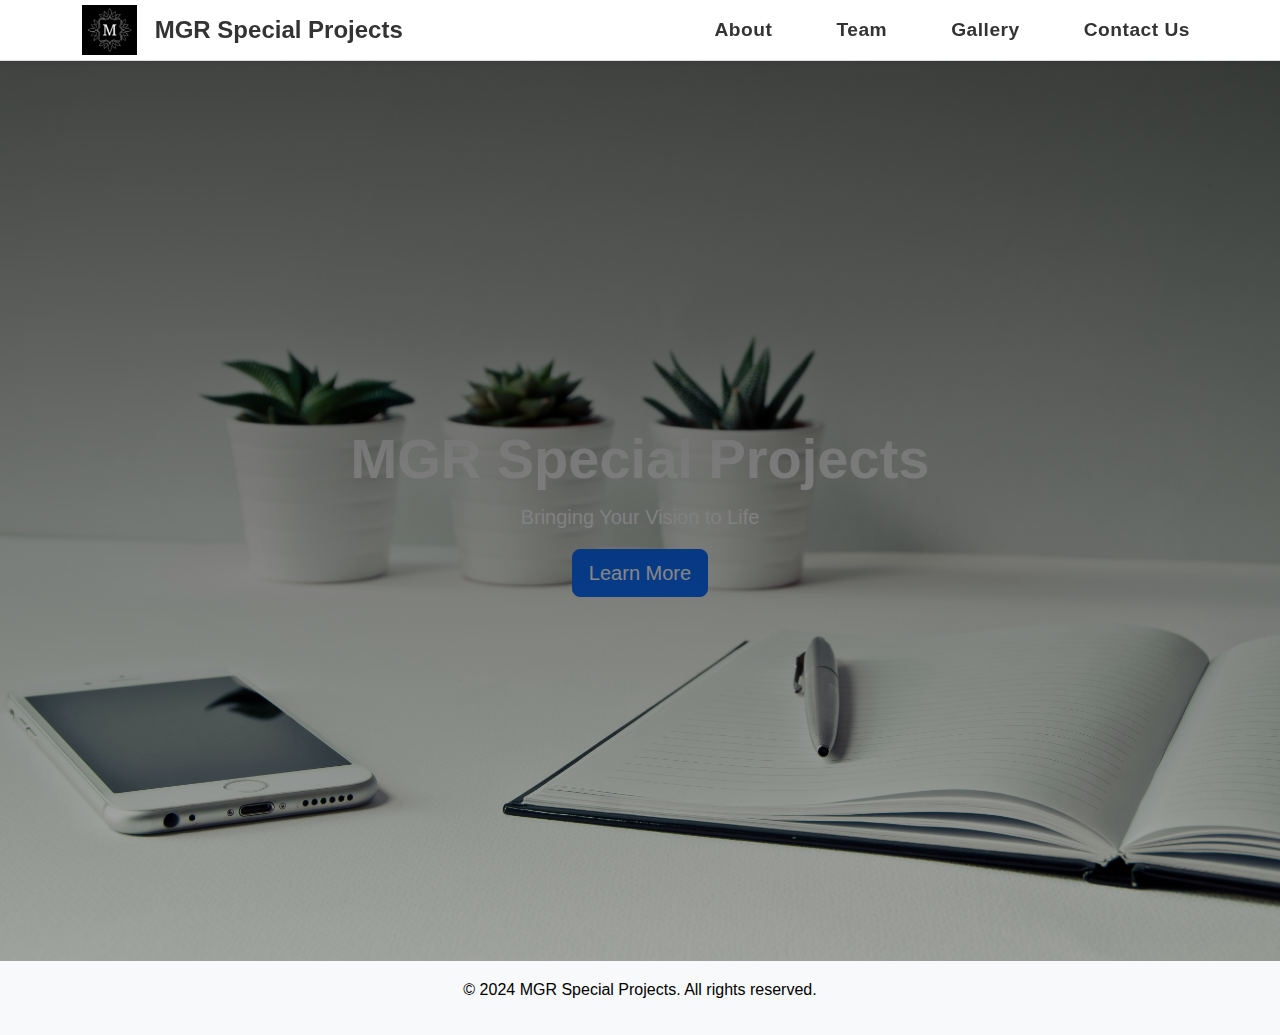
<file: index.html>
<!DOCTYPE html>
<html lang="en">
<head>
    <meta charset="UTF-8">
    <meta name="viewport" content="width=device-width, initial-scale=1.0">
    <title>Home | MGR Special Projects</title>
    <link href="https://cdn.jsdelivr.net/npm/bootstrap@5.3.0/dist/css/bootstrap.min.css" rel="stylesheet">
    <link rel="stylesheet" href="styles.css">
</head>
<body>
<!-- Navigation Bar -->
<nav class="navbar navbar-expand-lg navbar-light bg-white shadow-sm sticky-top">
    <div class="container">
        <!-- Logo and Company Name -->
        <a class="navbar-brand d-flex align-items-center" href="index.html">
            <img src="images/logo-resized-cropped.jpg" alt="MGR Logo" height="50">
            <span class="ms-2 company-name">MGR Special Projects</span>
        </a>
        <!-- Toggler for Mobile View -->
        <button class="navbar-toggler" type="button" data-bs-toggle="collapse" data-bs-target="#navbarNav" aria-controls="navbarNav" aria-expanded="false" aria-label="Toggle navigation">
            <span class="navbar-toggler-icon"></span>
        </button>
        <!-- Navigation Links -->
        <div class="collapse navbar-collapse" id="navbarNav">
            <ul class="navbar-nav ms-auto">
                <li class="nav-item"><a class="nav-link" href="about.html">About</a></li>
                <li class="nav-item"><a class="nav-link" href="team.html">Team</a></li>
                <li class="nav-item"><a class="nav-link" href="gallery.html">Gallery</a></li>
                <li class="nav-item"><a class="nav-link" href="contact.html">Contact Us</a></li>
            </ul>
        </div>
    </div>
</nav>

    <!-- Hero Section -->
    <div class="hero text-center bg-dark text-white d-flex align-items-center justify-content-center" style="height: 100vh; background: url('images/desk.jpg') center/cover;">
        <div>
            <h1 class="display-4 fw-bold">MGR Special Projects</h1>
            <p class="lead">Bringing Your Vision to Life</p>
            <a href="contact.html" class="btn btn-primary btn-lg">Learn More</a>
        </div>
    </div>

    <!-- Footer -->
    <footer class="bg-light text-center py-3">
        <p>&copy; 2024 MGR Special Projects. All rights reserved.</p>
    </footer>

    <script src="https://cdn.jsdelivr.net/npm/bootstrap@5.3.0/dist/js/bootstrap.bundle.min.js"></script>
</body>
</html>
</file>
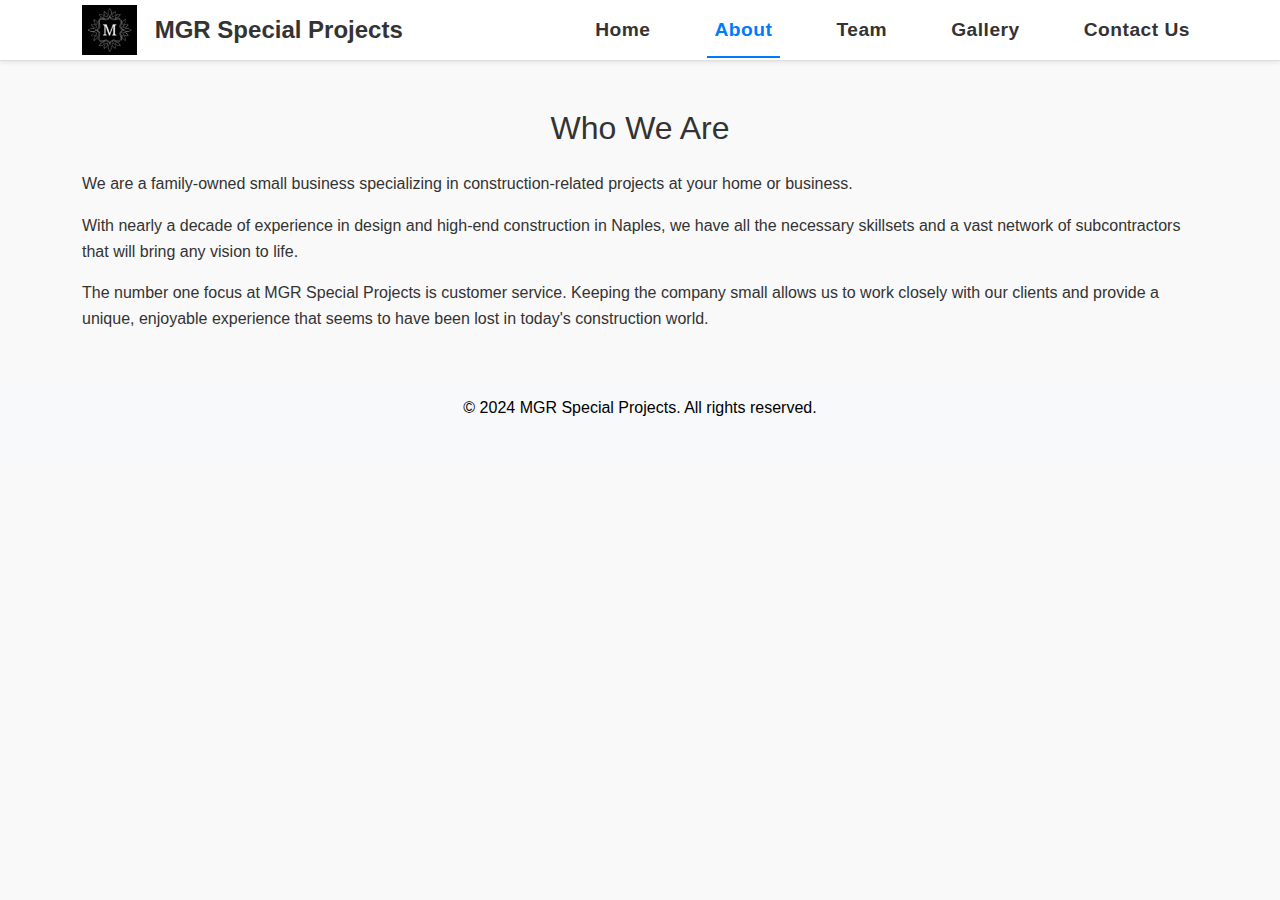
<file: about.html>
<!DOCTYPE html>
<html lang="en">
<head>
    <meta charset="UTF-8">
    <meta name="viewport" content="width=device-width, initial-scale=1.0">
    <title>About Us | MGR Special Projects</title>
    <link href="https://cdn.jsdelivr.net/npm/bootstrap@5.3.0/dist/css/bootstrap.min.css" rel="stylesheet">
    <link rel="stylesheet" href="styles.css">
</head>
<body>
<!-- Navigation Bar -->
<nav class="navbar navbar-expand-lg navbar-light bg-white shadow-sm sticky-top">
    <div class="container">
        <!-- Logo and Company Name -->
        <a class="navbar-brand d-flex align-items-center" href="index.html">
            <img src="images/logo-resized-cropped.jpg" alt="MGR Logo" height="50">
            <span class="ms-2 company-name">MGR Special Projects</span>
        </a>
        <!-- Toggler for Mobile View -->
        <button class="navbar-toggler" type="button" data-bs-toggle="collapse" data-bs-target="#navbarNav" aria-controls="navbarNav" aria-expanded="false" aria-label="Toggle navigation">
            <span class="navbar-toggler-icon"></span>
        </button>
        <!-- Navigation Links -->
        <div class="collapse navbar-collapse" id="navbarNav">
            <ul class="navbar-nav ms-auto">
                <li class="nav-item"><a class="nav-link" href="index.html">Home</a></li>
                <li class="nav-item"><a class="nav-link active" href="about.html">About</a></li>
                <li class="nav-item"><a class="nav-link" href="team.html">Team</a></li>
                <li class="nav-item"><a class="nav-link" href="gallery.html">Gallery</a></li>
                <li class="nav-item"><a class="nav-link" href="contact.html">Contact Us</a></li>
            </ul>
        </div>
    </div>
</nav>
    <!-- About Section -->
    <div class="container my-5">
        <h2 class="text-center">Who We Are</h2>
        <p class="mt-4">
            We are a family-owned small business specializing in construction-related projects at your home or business.
        </p>
        <p>With nearly a decade of experience in design and high-end construction in Naples, we have all the necessary skillsets and a vast network of subcontractors that will bring any vision to life.</p>
        <p>The number one focus at MGR Special Projects is customer service. Keeping the company small allows us to work closely with our clients and provide a unique, enjoyable experience that seems to have been lost in today's construction world.</p>
    </div>

    <!-- Footer -->
    <footer class="bg-light text-center py-3">
        <p>&copy; 2024 MGR Special Projects. All rights reserved.</p>
    </footer>

    <script src="https://cdn.jsdelivr.net/npm/bootstrap@5.3.0/dist/js/bootstrap.bundle.min.js"></script>
</body>
</html>
</file>
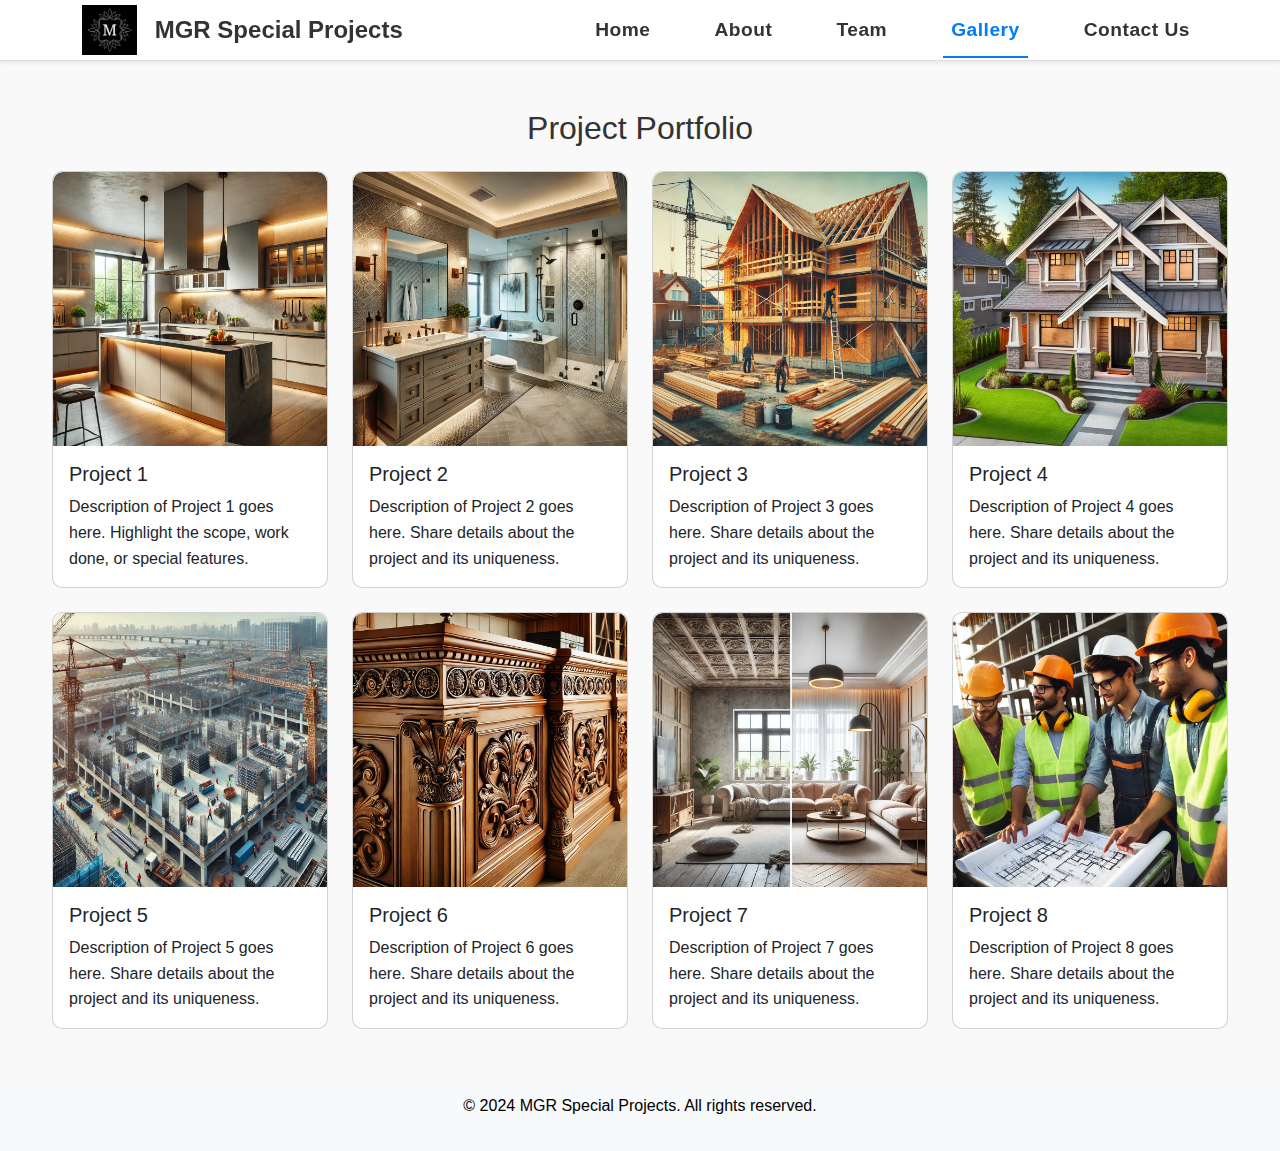
<file: gallery.html>
<!DOCTYPE html>
<html lang="en">
<head>
    <meta charset="UTF-8">
    <meta name="viewport" content="width=device-width, initial-scale=1.0">
    <title>Gallery | MGR Special Projects</title>
    <link href="https://cdn.jsdelivr.net/npm/bootstrap@5.3.0/dist/css/bootstrap.min.css" rel="stylesheet">
    <link rel="stylesheet" href="styles.css">
        <style>
        /* Custom styles for better spacing and hover effects */
        .gallery-container {
            max-width: 1200px;
        }

        .card {
            transition: transform 0.3s ease-in-out, box-shadow 0.3s ease-in-out;
            border-radius: 10px;
            overflow: hidden;
        }

        .card:hover {
            transform: scale(1.05);
            box-shadow: 0px 10px 20px rgba(0, 0, 0, 0.2);
        }

        .card img {
            border-top-left-radius: 10px;
            border-top-right-radius: 10px;
        }
    </style>
</head>
<body>
<!-- Navigation Bar -->
<nav class="navbar navbar-expand-lg navbar-light bg-white shadow-sm sticky-top">
    <div class="container">
        <!-- Logo and Company Name -->
        <a class="navbar-brand d-flex align-items-center" href="index.html">
            <img src="images/logo-resized-cropped.jpg" alt="MGR Logo" height="50">
            <span class="ms-2 company-name">MGR Special Projects</span>
        </a>
        <!-- Toggler for Mobile View -->
        <button class="navbar-toggler" type="button" data-bs-toggle="collapse" data-bs-target="#navbarNav" aria-controls="navbarNav" aria-expanded="false" aria-label="Toggle navigation">
            <span class="navbar-toggler-icon"></span>
        </button>
        <!-- Navigation Links -->
        <div class="collapse navbar-collapse" id="navbarNav">
            <ul class="navbar-nav ms-auto">
                <li class="nav-item"><a class="nav-link" href="index.html">Home</a></li>
                <li class="nav-item"><a class="nav-link" href="about.html">About</a></li>
                <li class="nav-item"><a class="nav-link" href="team.html">Team</a></li>
                <li class="nav-item"><a class="nav-link active" href="gallery.html">Gallery</a></li>
                <li class="nav-item"><a class="nav-link" href="contact.html">Contact Us</a></li>
            </ul>
        </div>
    </div>
</nav>

    <!-- Gallery Section -->
    <div class="container my-5 gallery-container">
        <h2 class="text-center mb-4">Project Portfolio</h2>
        <div class="row g-4 justify-content-center">
            
                    <!-- Project 1 -->
            <div class="col-lg-3 col-md-4 col-sm-6">
                <a href="project1.html" class="text-decoration-none text-dark">
                    <div class="card">
                        <img src="images/sampleimage1.jpg" class="card-img-top" alt="Project 1">
                        <div class="card-body">
                            <h5 class="card-title">Project 1</h5>
                            <p class="card-text">Description of Project 1 goes here. Highlight the scope, work done, or special features.</p>
                        </div>
                    </div>
                </a>
            </div>
    
            <!-- Project 2 -->
            <div class="col-lg-3 col-md-4 col-sm-6">
                <a href="project2.html" class="text-decoration-none text-dark">
                    <div class="card">
                        <img src="images/sampleimage2.jpg" class="card-img-top" alt="Project 2">
                        <div class="card-body">
                            <h5 class="card-title">Project 2</h5>
                            <p class="card-text">Description of Project 2 goes here. Share details about the project and its uniqueness.</p>
                        </div>
                    </div>
                </a>
            </div>
    
            <!-- Project 3 -->
            <div class="col-lg-3 col-md-4 col-sm-6">
                <a href="project3.html" class="text-decoration-none text-dark">
                    <div class="card">
                        <img src="images/sampleimage3.jpg" class="card-img-top" alt="Project 3">
                        <div class="card-body">
                            <h5 class="card-title">Project 3</h5>
                            <p class="card-text">Description of Project 3 goes here. Share details about the project and its uniqueness.</p>
                        </div>
                    </div>
                </a>
            </div>
    
            <!-- Project 4 -->
            <div class="col-lg-3 col-md-4 col-sm-6">
                <a href="project4.html" class="text-decoration-none text-dark">
                    <div class="card">
                        <img src="images/sampleimage4.jpg" class="card-img-top" alt="Project 4">
                        <div class="card-body">
                            <h5 class="card-title">Project 4</h5>
                            <p class="card-text">Description of Project 4 goes here. Share details about the project and its uniqueness.</p>
                        </div>
                    </div>
                </a>
            </div>
    
            <!-- Project 5 -->
            <div class="col-lg-3 col-md-4 col-sm-6">
                <a href="project5.html" class="text-decoration-none text-dark">
                    <div class="card">
                        <img src="images/sampleimage5.jpg" class="card-img-top" alt="Project 5">
                        <div class="card-body">
                            <h5 class="card-title">Project 5</h5>
                            <p class="card-text">Description of Project 5 goes here. Share details about the project and its uniqueness.</p>
                        </div>
                    </div>
                </a>
            </div>
    
            <!-- Project 6 -->
            <div class="col-lg-3 col-md-4 col-sm-6">
                <a href="project6.html" class="text-decoration-none text-dark">
                    <div class="card">
                        <img src="images/sampleimage6.jpg" class="card-img-top" alt="Project 6">
                        <div class="card-body">
                            <h5 class="card-title">Project 6</h5>
                            <p class="card-text">Description of Project 6 goes here. Share details about the project and its uniqueness.</p>
                        </div>
                    </div>
                </a>
            </div>
    
            <!-- Project 7 -->
            <div class="col-lg-3 col-md-4 col-sm-6">
                <a href="project7.html" class="text-decoration-none text-dark">
                    <div class="card">
                        <img src="images/sampleimage7.jpg" class="card-img-top" alt="Project 7">
                        <div class="card-body">
                            <h5 class="card-title">Project 7</h5>
                            <p class="card-text">Description of Project 7 goes here. Share details about the project and its uniqueness.</p>
                        </div>
                    </div>
                </a>
            </div>
    
            <!-- Project 8 -->
            <div class="col-lg-3 col-md-4 col-sm-6">
                <a href="project8.html" class="text-decoration-none text-dark">
                    <div class="card">
                        <img src="images/sampleimage8.jpg" class="card-img-top" alt="Project 8">
                        <div class="card-body">
                            <h5 class="card-title">Project 8</h5>
                            <p class="card-text">Description of Project 8 goes here. Share details about the project and its uniqueness.</p>
                        </div>
                    </div>
                </a>
            </div>
    
        </div>
    </div>

    <!-- Footer -->
    <footer class="bg-light text-center py-3">
        <p>&copy; 2024 MGR Special Projects. All rights reserved.</p>
    </footer>

    <script src="https://cdn.jsdelivr.net/npm/bootstrap@5.3.0/dist/js/bootstrap.bundle.min.js"></script>
</body>
</html>
</file>
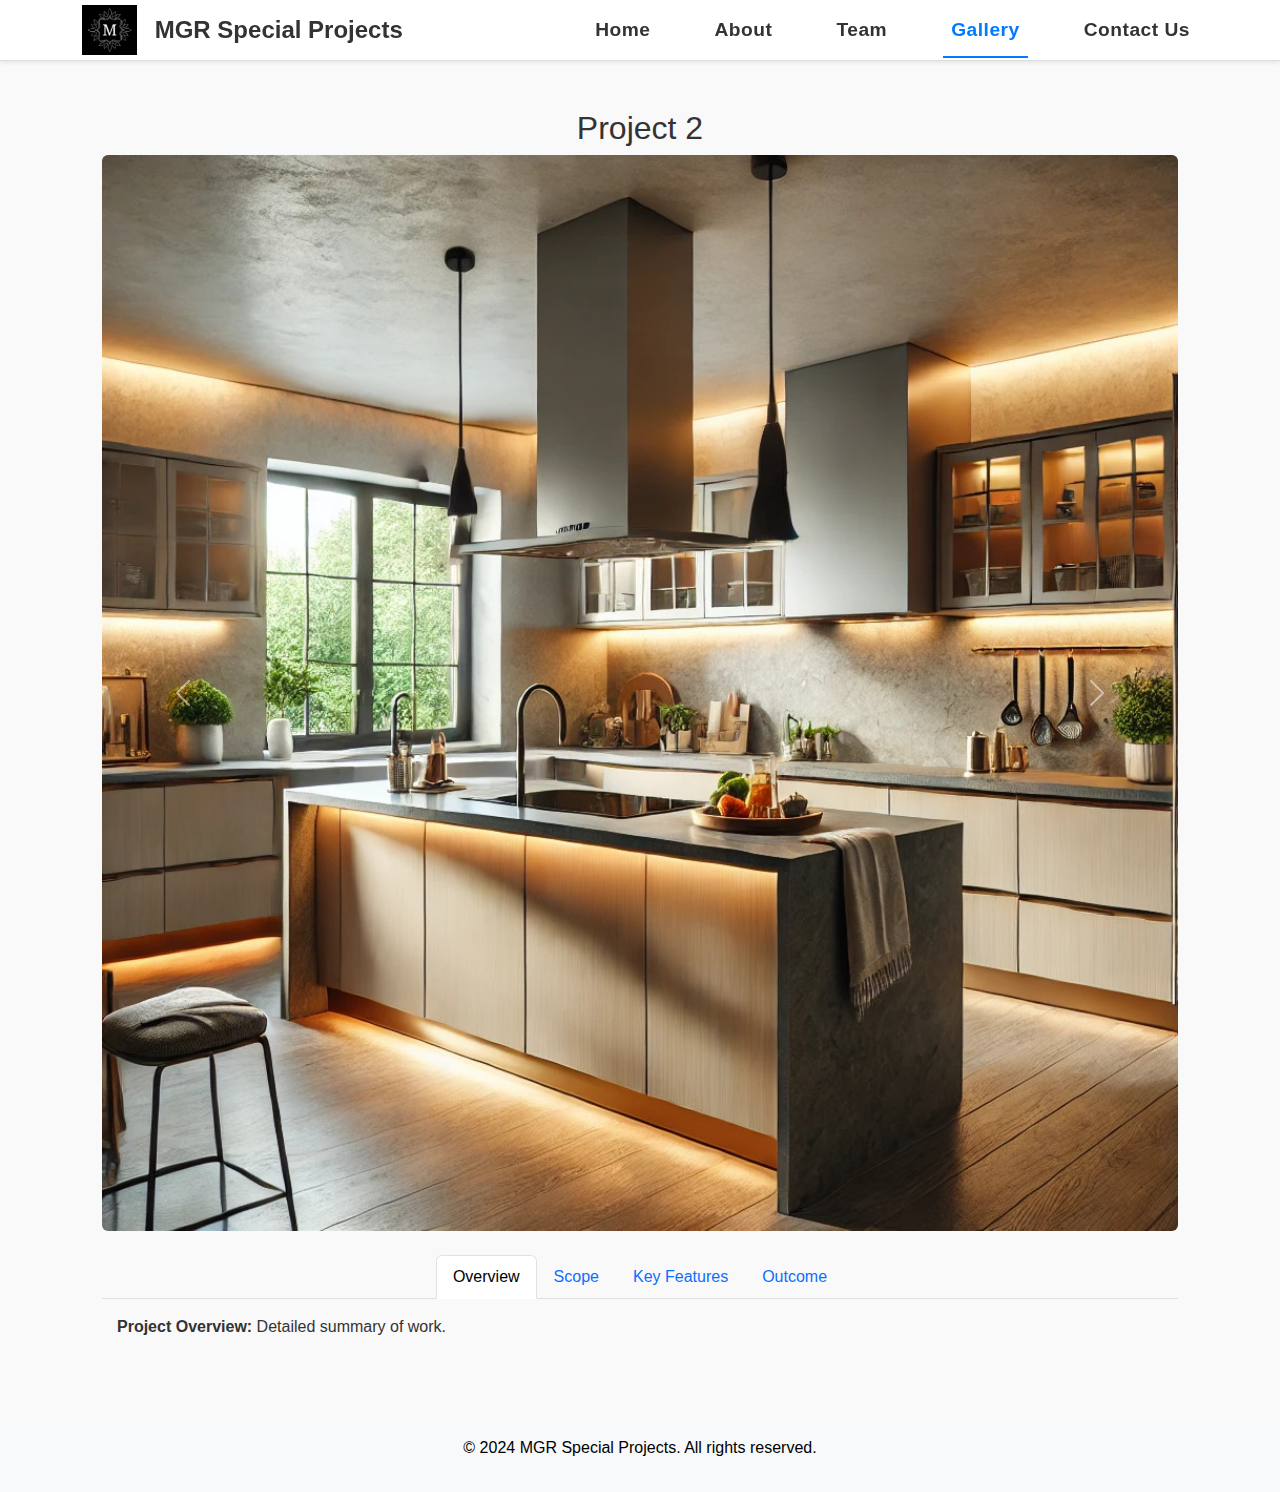
<file: project2.html>
<!DOCTYPE html>
<html lang="en">
<head>
    <meta charset="UTF-8">
    <meta name="viewport" content="width=device-width, initial-scale=1.0">
    <title>Project 2 | MGR Special Projects</title>
    <link href="https://cdn.jsdelivr.net/npm/bootstrap@5.3.0/dist/css/bootstrap.min.css" rel="stylesheet">
    <link rel="stylesheet" href="styles.css">
    <style>
        /* Project Container */
        .project-container {
            max-width: 1100px;
            margin: auto;
        }

        /* Lightbox */
        .lightbox {
            display: none;
            position: fixed;
            z-index: 9999;
            top: 0;
            left: 0;
            width: 100%;
            height: 100%;
            background: rgba(0, 0, 0, 0.9);
            justify-content: center;
            align-items: center;
            flex-direction: column;
        }

        .lightbox img {
            max-width: 90%;
            max-height: 80vh;
            transition: opacity 0.3s ease-in-out;
        }

        /* Navigation */
        .lightbox .prev, .lightbox .next {
            position: absolute;
            top: 50%;
            font-size: 40px;
            color: white;
            cursor: pointer;
            transform: translateY(-50%);
            padding: 10px;
            user-select: none;
        }

        .lightbox .prev { left: 5%; }
        .lightbox .next { right: 5%; }
        .lightbox .close-btn { position: absolute; top: 15px; right: 25px; font-size: 35px; color: white; cursor: pointer; }

        /* Thumbnail Navigation */
        .thumbnail-container {
            display: flex;
            justify-content: center;
            margin-top: 15px;
        }

        .thumbnail {
            width: 80px;
            height: 60px;
            margin: 5px;
            cursor: pointer;
            border: 2px solid transparent;
            transition: 0.3s;
        }

        .thumbnail:hover {
            border: 2px solid #007bff;
        }

        /* Tabs Styling */
        .nav-tabs {
            margin-top: 30px;
            justify-content: center;
        }

        .tab-content {
            padding: 15px;
            text-align: left;
        }

        /* Responsive Adjustments */
        @media (max-width: 768px) {
            .thumbnail { width: 60px; height: 45px; }
        }
    </style>
</head>
<body>

<!-- Navigation Bar -->
<nav class="navbar navbar-expand-lg navbar-light bg-white shadow-sm sticky-top">
    <div class="container">
        <a class="navbar-brand d-flex align-items-center" href="index.html">
            <img src="images/logo-resized-cropped.jpg" alt="MGR Logo" height="50">
            <span class="ms-2 company-name">MGR Special Projects</span>
        </a>
        <button class="navbar-toggler" type="button" data-bs-toggle="collapse" data-bs-target="#navbarNav">
            <span class="navbar-toggler-icon"></span>
        </button>
        <div class="collapse navbar-collapse" id="navbarNav">
            <ul class="navbar-nav ms-auto">
                <li class="nav-item"><a class="nav-link" href="index.html">Home</a></li>
                <li class="nav-item"><a class="nav-link" href="about.html">About</a></li>
                <li class="nav-item"><a class="nav-link" href="team.html">Team</a></li>
                <li class="nav-item"><a class="nav-link active" href="gallery.html">Gallery</a></li>
                <li class="nav-item"><a class="nav-link" href="contact.html">Contact Us</a></li>
            </ul>
        </div>
    </div>
</nav>

<!-- Project Details Section -->
<div class="container my-5 project-container">
    <h2 class="text-center">Project 2</h2>

    <!-- Image Carousel -->
    <div id="projectCarousel" class="carousel slide" data-bs-ride="carousel">
        <div class="carousel-inner">
            <div class="carousel-item active"><img src="images/sampleimage1.jpg" class="d-block w-100 rounded" alt="Project Image 1"></div>
            <div class="carousel-item"><img src="images/sampleimage2.jpg" class="d-block w-100 rounded" alt="Project Image 2"></div>
            <div class="carousel-item"><img src="images/sampleimage3.jpg" class="d-block w-100 rounded" alt="Project Image 3"></div>
            <div class="carousel-item"><img src="images/sampleimage4.jpg" class="d-block w-100 rounded" alt="Project Image 4"></div>
        </div>
        <button class="carousel-control-prev" type="button" data-bs-target="#projectCarousel" data-bs-slide="prev">
            <span class="carousel-control-prev-icon"></span>
        </button>
        <button class="carousel-control-next" type="button" data-bs-target="#projectCarousel" data-bs-slide="next">
            <span class="carousel-control-next-icon"></span>
        </button>
    </div>

    <!-- Bootstrap Tabs -->
    <ul class="nav nav-tabs mt-4">
        <li class="nav-item"><a class="nav-link active" data-bs-toggle="tab" href="#overview">Overview</a></li>
        <li class="nav-item"><a class="nav-link" data-bs-toggle="tab" href="#scope">Scope</a></li>
        <li class="nav-item"><a class="nav-link" data-bs-toggle="tab" href="#features">Key Features</a></li>
        <li class="nav-item"><a class="nav-link" data-bs-toggle="tab" href="#outcome">Outcome</a></li>
    </ul>

    <div class="tab-content">
        <div id="overview" class="tab-pane fade show active"><p><strong>Project Overview:</strong> Detailed summary of work.</p></div>
        <div id="scope" class="tab-pane fade"><p><strong>Scope of Work:</strong> What was done.</p></div>
        <div id="features" class="tab-pane fade"><p><strong>Key Features:</strong> Tools & techniques.</p></div>
        <div id="outcome" class="tab-pane fade"><p><strong>Outcome:</strong> Final results.</p></div>
    </div>
</div>

<!-- Footer -->
<footer class="bg-light text-center py-3">
    <p>&copy; 2024 MGR Special Projects. All rights reserved.</p>
</footer>

<script src="https://cdn.jsdelivr.net/npm/bootstrap@5.3.0/dist/js/bootstrap.bundle.min.js"></script>
</body>
</html>
</file>
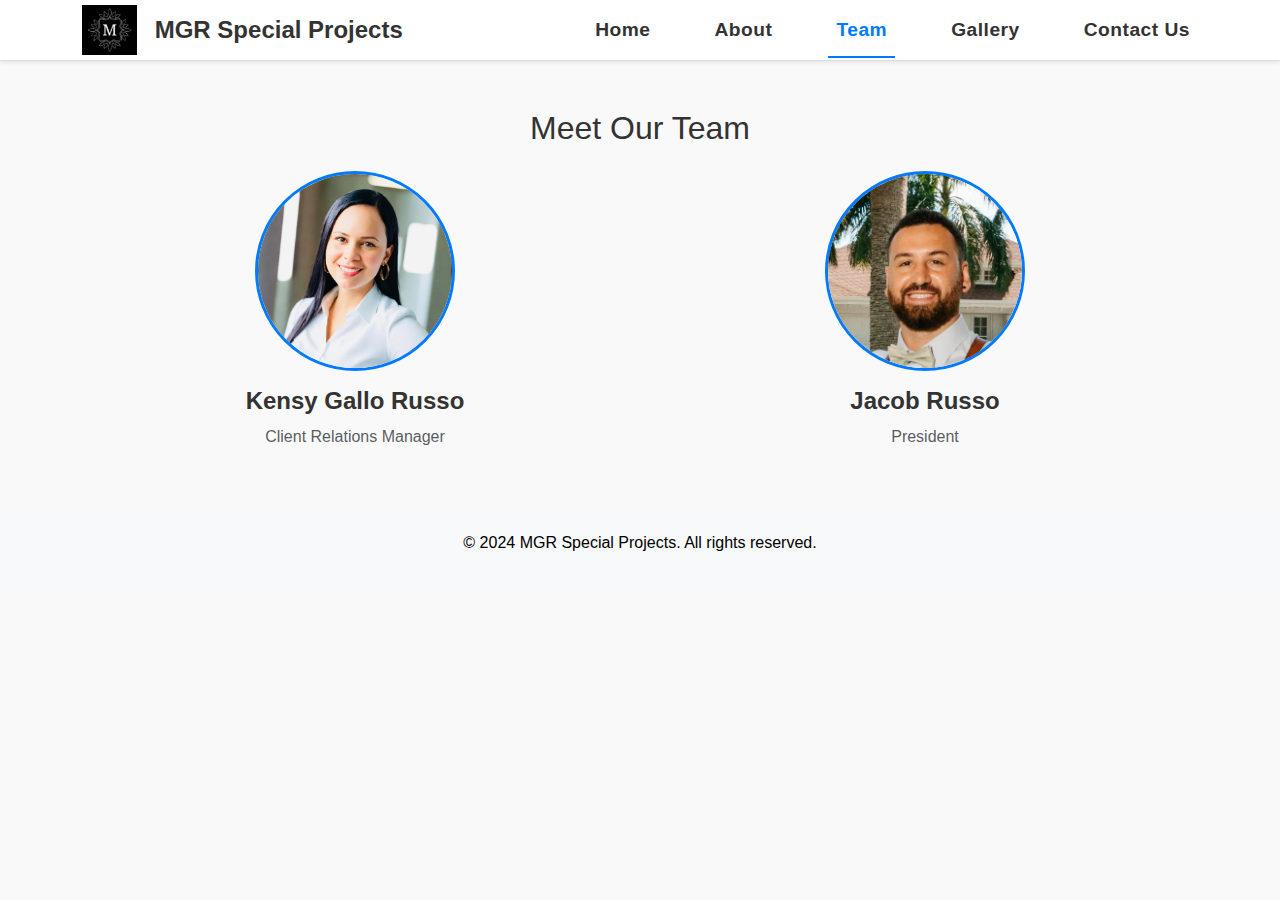
<file: team.html>
<!DOCTYPE html>
<html lang="en">
<head>
    <meta charset="UTF-8">
    <meta name="viewport" content="width=device-width, initial-scale=1.0">
    <title>Our Team | MGR Special Projects</title>
    <link href="https://cdn.jsdelivr.net/npm/bootstrap@5.3.0/dist/css/bootstrap.min.css" rel="stylesheet">
    <link rel="stylesheet" href="styles.css">
</head>
<body>
<!-- Navigation Bar -->
<nav class="navbar navbar-expand-lg navbar-light bg-white shadow-sm sticky-top">
    <div class="container">
        <!-- Logo and Company Name -->
        <a class="navbar-brand d-flex align-items-center" href="index.html">
            <img src="images/logo-resized-cropped.jpg" alt="MGR Logo" height="50">
            <span class="ms-2 company-name">MGR Special Projects</span>
        </a>
        <!-- Toggler for Mobile View -->
        <button class="navbar-toggler" type="button" data-bs-toggle="collapse" data-bs-target="#navbarNav" aria-controls="navbarNav" aria-expanded="false" aria-label="Toggle navigation">
            <span class="navbar-toggler-icon"></span>
        </button>
        <!-- Navigation Links -->
        <div class="collapse navbar-collapse" id="navbarNav">
            <ul class="navbar-nav ms-auto">
                <li class="nav-item"><a class="nav-link" href="index.html">Home</a></li>
                <li class="nav-item"><a class="nav-link" href="about.html">About</a></li>
                <li class="nav-item"><a class="nav-link active" href="team.html">Team</a></li>
                <li class="nav-item"><a class="nav-link" href="gallery.html">Gallery</a></li>
                <li class="nav-item"><a class="nav-link" href="contact.html">Contact Us</a></li>
            </ul>
        </div>
    </div>
</nav>

    <!-- Team Section -->
    <div class="container my-5">
        <h2 class="text-center">Meet Our Team</h2>
        <div class="row mt-4">
            <!-- Team Member 1 -->
            <div class="col-md-6 text-center">
                <img src="images/kensy_pic.jpg" alt="Owner 1" class="team-img">
                <h3 class="mt-3">Kensy Gallo Russo</h3>
                <p class="text-muted">Client Relations Manager</p>
            </div>
            <!-- Team Member 2 -->
            <div class="col-md-6 text-center">
                <img src="images/jake_pic.jpg" alt="Owner 2" class="team-img">
                <h3 class="mt-3">Jacob Russo</h3>
                <p class="text-muted">President</p>
            </div>
        </div>
    </div>

    <!-- Footer -->
    <footer class="bg-light text-center py-3">
        <p>&copy; 2024 MGR Special Projects. All rights reserved.</p>
    </footer>

    <script src="https://cdn.jsdelivr.net/npm/bootstrap@5.3.0/dist/js/bootstrap.bundle.min.js"></script>
</body>
</html>
</file>
<file: styles.css>
/* General Reset */
* {
    margin: 0;
    padding: 0;
    box-sizing: border-box;
}

body {
    font-family: Arial, sans-serif;
    padding-top: 0; /* Matches the height of the navbar */
    color: #333;
    background-color: #f9f9f9;
    line-height: 1.6;
}

/* General Navigation Bar Styles */
header, .navbar {
    margin: 0; /*Added to fix space above navbar*/
    padding: 0; /*Added to fix space above navbar*/
    background-color: white;
    border-bottom: 1px solid #ddd;
    position: sticky; /* Ensures it sticks during scroll */
    top: 0;
    width: 100%;
    z-index: 1000;
    box-shadow: 0 2px 5px rgba(0, 0, 0, 0.2);
}

/* Global Defaults (Applies to all screens) */
.navbar-collapse {
    transition: all 0.3s ease; /* Smooth transitions if any */
}

/* Mobile View */
@media (max-width: 768px) {
    .navbar {
        height: 80px; /* Explicitly set navbar height */
    }
    
    .navbar-collapse {
        position: fixed; /* Keeps dropdown in place during scroll */
        top: 0; /* Positions dropdown just below the navbar */
        width: 100%; /* Full width for mobile */
        z-index: 999; /* Ensures it stays above content */
        background-color: white; /* Matches navbar background */
        box-shadow: 0 2px 5px rgba(0, 0, 0, 0.1); /* Subtle shadow */
        overflow-y: auto; /* Allows scrolling if content exceeds screen height */
    }

    .navbar-nav {
        flex-direction: column; /* Stack links vertically */
        align-items: flex-start; /* Align links to the left */
        padding-left: 1rem; /* Add padding for better appearance */
    }

    .navbar-nav .nav-item {
        margin-bottom: 0.5rem; /* Space between links */
    }

    .navbar-toggler {
        position: absolute;
        right: 1rem;
        top: 1rem;
        z-index: 1001; /* Ensure toggle icon stays above the dropdown */
    }
}

/* Desktop View */
@media (min-width: 769px) {
    .navbar-collapse {
        position: static; /* Default behavior for desktop */
        box-shadow: none; /* No shadow for desktop */
        background-color: transparent; /* Transparent or default background */
        width: auto; /* Reset to auto width */
    }

    .navbar-nav {
        flex-direction: row; /* Align links horizontally */
        justify-content: flex-end; /* Push links to the right */
    }

    .navbar-nav .nav-item {
        margin-left: 1rem; /* Space between links */
    }
}

/* All Navigation Bar CSS */

.navbar-brand {
    display: flex;
    align-items: center; /* Vertically centers logo and text */
    text-decoration: none; /* Remove underline from the brand name */
}

.company-name {
    font-size: 1.5rem; /* Adjust font size to fit well with the logo */
    font-weight: bold;
    color: #333; /* Match the navigation bar text color */
    white-space: nowrap; /* Prevent wrapping of the text */
}

@media (max-width: 768px) {
    .company-name {
        font-size: 1.2rem; /* Slightly smaller font on smaller screens */
    }
}

/* Logo Styling */
.navbar-brand img {
    height: auto; /* Automatically adjust height based on width for responsiveness */
    max-height: 50px; /* Matches the explicit height from the HTML */
    margin-right: 10px; /* Adds space between the logo and the company name */
    vertical-align: middle; /* Ensures alignment with the text */
}

/* Navigation Bar Links */
.navbar-nav {
    display: flex;
    list-style: none;
    gap: 2rem; /* Space between links */
    margin: 0;
    padding: 0;
    justify-content: center; /* Ensures links are centered */
}

.navbar-nav .nav-link {
    position: relative;
    text-decoration: none;
    color: #333; /* Default color for links */
    font-size: 1.2rem; /* Modern, larger font size */
    font-weight: bold;
    letter-spacing: 0.5px; /* Adds spacing for a modern feel */
    padding: 0.5rem;
    transition: color 0.3s ease-in-out; /* Smooth hover transition */
}

/* Underline Animation for Hover */
.navbar-nav .nav-link::after {
    content: '';
    position: absolute;
    left: 0;
    bottom: -5px; /* Distance below the text */
    width: 0; /* Start with no underline */
    height: 2px; /* Thickness of the underline */
    background-color: #007BFF; /* Bright blue underline */
    transition: width 0.4s ease-in-out; /* Smooth animation */
}

.navbar-nav .nav-link:hover {
    color: #007BFF; /* Change text color on hover */
}

.navbar-nav .nav-link:hover::after {
    width: 100%; /* Expand underline to full width */
}

/* Adjust Navbar Container for Proper Layout */
.navbar-container {
    display: flex;
    justify-content: center;
    align-items: center;
    padding: 1rem 2rem;
    position: relative;
}

/* Active Link Styling */
.navbar-nav .nav-link.active {
    color: #007BFF; /* Make active link blue */
    font-weight: bold; /* Emphasize the active link */
}

/* Permanent Underline for Active Link */
.navbar-nav .nav-link.active::after {
    content: '';
    position: absolute;
    left: 0;
    bottom: -5px; /* Same position as hover effect */
    width: 100%; /* Fully underline active link */
    height: 2px;
    background-color: #007BFF; /* Same underline color */
}

/* End of Navigation Bar CSS */

/* Team Images */
.team-img {
    width: 200px; /* Consistent width */
    height: 200px; /* Consistent height */
    object-fit: cover; /* Ensures the image fills the container without distortion */
    border-radius: 50%; /* Makes the image circular */
    border: 3px solid #007BFF; /* Optional: Add a border for a polished look */
}

/* Team Section Text */
h3 {
    font-size: 1.5rem; /* Larger, prominent font for names */
    font-weight: bold;
}

p.text-muted {
    font-size: 1rem; /* Slightly smaller font for titles */
    color: #6c757d; /* Muted gray for distinction */
    margin-top: 0.5rem;
}

/* Hero Section */
.hero {
    height: 100vh; /* Full screen height */
    background-image: url('images/desk.jpg'); /* Use your placeholder image */
    background-size: cover;
    background-position: center;
    display: flex;
    align-items: center;
    justify-content: center;
    text-align: center;
    color: black;
    position: relative;
}

.hero::before {
    content: '';
    position: absolute;
    top: 0;
    left: 0;
    width: 100%;
    height: 100%;
    background: linear-gradient(
        rgba(0, 0, 0, 0.7),
        rgba(0, 0, 0, 0.3)
    );
    z-index: 1;
}

.hero-content {
    position: relative;
    z-index: 2;
}

.hero-content h1 {
    font-size: 4rem; /* Larger title */
    font-weight: bold; /* Bold for emphasis */
    text-shadow: 2px 2px 4px rgba(0, 0, 0, 0.5); /* Subtle shadow for depth */
    margin-bottom: 1rem;
}

.hero-content p {
    font-size: 1.8rem; /* Larger tagline */
    font-weight: 300; /* Light font for contrast with the title */
    text-shadow: 1px 1px 3px rgba(0, 0, 0, 0.4); /* Similar shadow for consistency */
    margin-top: 0.5rem;
}

.hero-button {
    display: inline-block;
    margin-top: 1.5rem;
    padding: 0.8rem 2rem;
    font-size: 1.2rem;
    color: white;
    background-color: #007BFF; /* Bright blue button */
    text-decoration: none;
    border-radius: 5px;
    transition: background-color 0.3s ease;
}

.hero-button:hover {
    background-color: #0056b3; /* Darker blue on hover */
}

/* Footer */
footer {
    text-align: center;
    padding: 1rem 0;
    background-color: #333;
    color: black;
}
</file>
